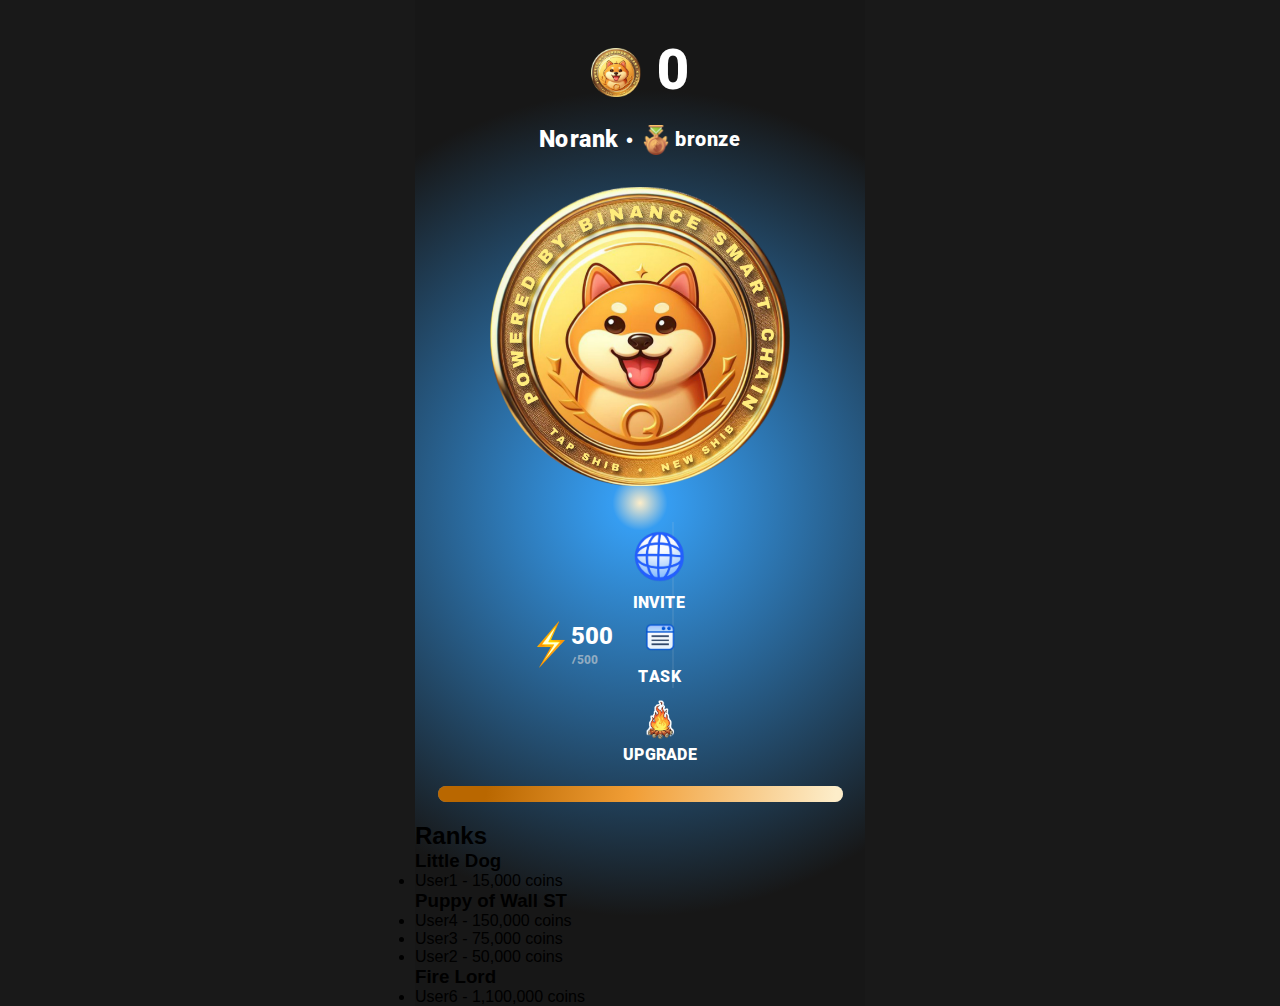
<file: index.html>
<!DOCTYPE html>
<html lang="en">
<head>
    <meta charset="UTF-8">
    <meta name="viewport" content="width=device-width, initial-scale=1.0">
    <title>New Shib</title>
    <link rel="stylesheet" href="./assets/css/style.css">
    <link rel="stylesheet" href="./assets/css/responsive.css">
    <meta name="theme-color" content="#f19e36" />
    <script src="https://telegram.org/js/telegram-web-app.js"></script>
    <link rel="icon" type="image/x-icon" href="./assets/favicon/coin.png">
    <script src="./assets/js/main.js" defer></script>
</head>
<body>
<style>img[alt="www.000webhost.com"]{display:none;}</style>

<div class="coin-count-container">
    <img src="./assets/images/coin.png" width="45px">
    <h1 class="select-none"></h1>
</div>

<div class="rank-container">
    <div class="rank-items">
        <h3 class="select-none">No rank</h3>
        <span>•</span>
        <img src="./assets/images/bronze-medal.png" class="select-none" width="30px">
        <span id="rank" class="select-none">bronze</span>
    </div>
</div>

<div class="coin-container">
    <img src="coin.png" id="coin" class="select-none" width="300px" />
</div>

<div class="menu-container">
    <div class="power">
        <img src="./assets/images/zap.png" width="40px">
        <div class="power-count">
            <span id="power" class="select-none">0</span>
            <span class="gray select-none" id="total">/0</span>
        </div>
    </div>

    <div class="menu-buttons">
        <a href="frens.html" class="button b-r">
            <img src="./assets/images/FREINDS.png" alt="" width="56px">
            <span class="select-none">INVITE</span>
        </a>
        <a href="earn.html" class="button b-r">
            <img src="./assets/images/TASKS.png" alt="" width="60px">
            <span class="select-none">TASK<span>
        </a>
        <a href="boost.html" class="button">
            <img src="./assets/images/UPGRADE.png" alt="" width="38px">
            <span class="select-none">UPGRADE</span>
        </a>
    </div>
</div>

<div class="progress-bar">
    <div class="progress"></div>
</div>

<!-- New Ranking Section -->
<div class="ranking-section">
    <h2>Ranks</h2>

    <div class="rank" id="little-dog">
        <h3>Little Dog</h3>
        <ul></ul>
    </div>

    <div class="rank" id="puppy-of-wall-st">
        <h3>Puppy of Wall ST</h3>
        <ul></ul>
    </div>

    <div class="rank" id="fire-lord">
        <h3>Fire Lord</h3>
        <ul></ul>
    </div>
</div>
</body>
</html>
</file>
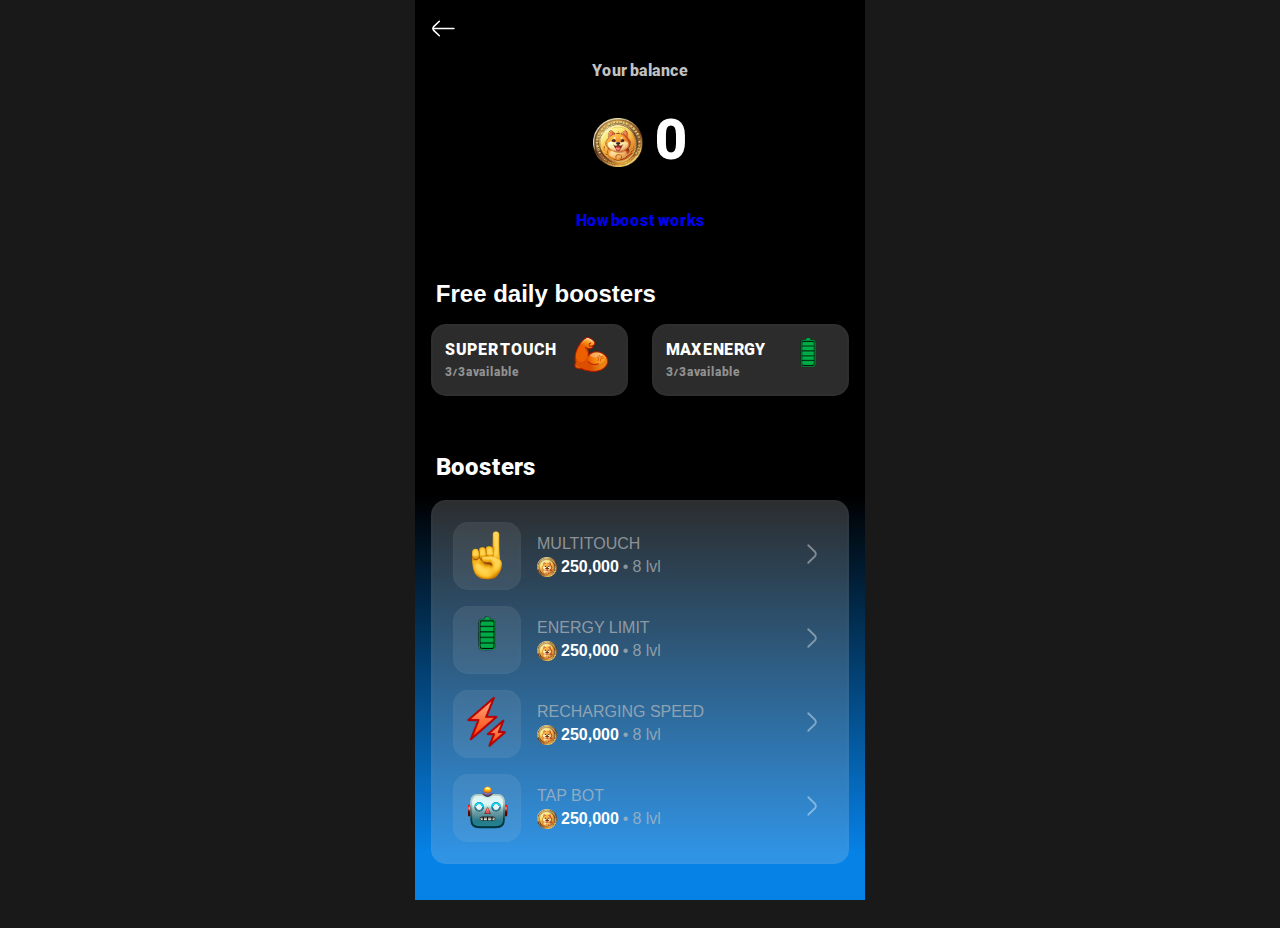
<file: boost.html>
<!DOCTYPE html>
<html lang="en">
<head>
    <meta charset="UTF-8">
    <meta name="viewport" content="width=device-width, initial-scale=1.0">
    <title>NotCoin - Boosters</title>
    <link rel="stylesheet" href="./assets/css/style.css">
    <link rel="stylesheet" href="./assets/css/responsive.css">
    <script src="https://telegram.org/js/telegram-web-app.js"></script>
    <link rel="icon" type="image/x-icon" href="./assets/favicon/coin.png">
    <link rel="icon" type="image/png" href="./assets/favicon/coin.png" sizes="16x16">
    <link rel="icon" type="image/png" href="./assets/favicon/coin.png" sizes="32x32">
    <link rel="apple-touch-icon" href="./assets/favicon/coin.png">
    <link rel="android-chrome-192x192" href="./assets/favicon/coin.png" sizes="192x192">
    <link rel="android-chrome-512x512" href="./assets/favicon/coin.png" sizes="512x512">

    <link rel="stylesheet" href="https://cdn.jsdelivr.net/npm/swiper@11/swiper-bundle.min.css" />

</head>
<style>img[alt="www.000webhost.com"]{display:none;}</style>
<body class="boost">
    
    <div class="haeder">
        <a href="index.html">
            <svg width="25px" height="25px" viewBox="0 0 24 24" fill="none" xmlns="http://www.w3.org/2000/svg">
                <path d="M22 11.9299H2" stroke="#ffffff" stroke-width="1.5" stroke-linecap="round" stroke-linejoin="round"/>
                <path d="M8.00009 19L2.84009 14C2.5677 13.7429 2.35071 13.433 2.20239 13.0891C2.05407 12.7452 1.97754 12.3745 1.97754 12C1.97754 11.6255 2.05407 11.2548 2.20239 10.9109C2.35071 10.567 2.5677 10.2571 2.84009 10L8.00009 5" stroke="#ffffff" stroke-width="1.5" stroke-linecap="round" stroke-linejoin="round"/>
            </svg>
        </a>
        <!-- <h1>Notcoin</h1> -->
    </div>

    <div class="user-balance">
        <div class="balance-title">
            <span class="select-none">Your balance</span>
        </div>
        <div class="balance-coins">
            <img src="./assets/images/coin.png" width="50px" alt="">
            <span id="balance" class="select-none"></span>
        </div>
        <div class="balance-guid">
            <a href="guid.html" class="select-none">How boost works</a>
        </div>
    </div>


    <div class="free-boosts">
        <div class="free-boosts-title">
            <h2>Free daily boosters</h2>
        </div>
        <div class="free-boosts-buttons">

            <div class="free-boost-button m-r" id="turbo">
                <div class="free-boosts-detail">
                    <span class="select-none">SUPER TOUCH</span>
                    <span class="available select-none">3/3 available</span>
                </div>
                <div>
                    <img src="./assets/images/SUPERTOUCH.png" width="45px" alt="">
                </div>
            </div>

            <div class="free-boost-button m-l" id="charge">
                <div class="free-boosts-detail">
                    <span class="select-none">MAX ENERGY</span>
                    <span class="available select-none">3/3 available</span>
                </div>
                <div>
                    <img src="./assets/images/fullenergy.png" width="54px" alt="">
                </div>
            </div>


        </div>
        
    </div>

    <div class="boosters">
        <div class="boosters-title">
            <h2 class="select-none">Boosters</h2>
        </div>

        <div class="boosters-buttons">
            <div class="boosters-button m-b-1">

                <div class="boosters-button-detail">
                    <div class="boosters-button-image">
                        <img src="./assets/images/point_up.png" width="50px">
                    </div>
                    <div>
                        <div>
                            <h4>MULTITOUCH</h4>
                        </div>
                        <div class="boosters-button-data">
                            <img src="./assets/images/coin.png" width="20px" class="m-r-25">
                            <h5 class="m-r-25">250,000</h5>
                            <span class="m-r-25">•</span>
                            <p>8 lvl</p>
                        </div>
                    </div>
                </div>

                <div>
                    <svg width="30px" height="30px" viewBox="0 0 24 24" fill="none" xmlns="http://www.w3.org/2000/svg">
                        <path d="M9 5L14.15 10C14.4237 10.2563 14.6419 10.5659 14.791 10.9099C14.9402 11.2539 15.0171 11.625 15.0171 12C15.0171 12.375 14.9402 12.7458 14.791 13.0898C14.6419 13.4339 14.4237 13.7437 14.15 14L9 19" stroke="#ffffff" opacity="0.4" stroke-width="1.5" stroke-linecap="round" stroke-linejoin="round"/>
                    </svg>
                </div>


            </div>

            <div class="boosters-button m-b-1">

                <div class="boosters-button-detail">
                    <div class="boosters-button-image">
                        <img src="./assets/images/fullenergy.png" width="60px">
                    </div>
                    <div>
                        <div>
                            <h4>ENERGY LIMIT</h4>
                        </div>
                        <div class="boosters-button-data">
                            <img src="./assets/images/coin.png" width="20px" class="m-r-25">
                            <h5 class="m-r-25">250,000</h5>
                            <span class="m-r-25">•</span>
                            <p>8 lvl</p>
                        </div>
                    </div>
                </div>

                <div>
                    <svg width="30px" height="30px" viewBox="0 0 24 24" fill="none" xmlns="http://www.w3.org/2000/svg">
                        <path d="M9 5L14.15 10C14.4237 10.2563 14.6419 10.5659 14.791 10.9099C14.9402 11.2539 15.0171 11.625 15.0171 12C15.0171 12.375 14.9402 12.7458 14.791 13.0898C14.6419 13.4339 14.4237 13.7437 14.15 14L9 19" stroke="#ffffff" opacity="0.4" stroke-width="1.5" stroke-linecap="round" stroke-linejoin="round"/>
                    </svg>
                </div>


            </div>

            <div class="boosters-button m-b-1">

                <div class="boosters-button-detail">
                    <div class="boosters-button-image">
                        <img src="./assets/images/Red-Boosts.png" width="50px">
                    </div>
                    <div>
                        <div>
                            <h4>RECHARGING SPEED</h4>
                        </div>
                        <div class="boosters-button-data">
                            <img src="./assets/images/coin.png" width="20px" class="m-r-25">
                            <h5 class="m-r-25">250,000</h5>
                            <span class="m-r-25">•</span>
                            <p>8 lvl</p>
                        </div>
                    </div>
                </div>

                <div>
                    <svg width="30px" height="30px" viewBox="0 0 24 24" fill="none" xmlns="http://www.w3.org/2000/svg">
                        <path d="M9 5L14.15 10C14.4237 10.2563 14.6419 10.5659 14.791 10.9099C14.9402 11.2539 15.0171 11.625 15.0171 12C15.0171 12.375 14.9402 12.7458 14.791 13.0898C14.6419 13.4339 14.4237 13.7437 14.15 14L9 19" stroke="#ffffff" opacity="0.4" stroke-width="1.5" stroke-linecap="round" stroke-linejoin="round"/>
                    </svg>
                </div>


            </div>

            <div class="boosters-button">

                <div class="boosters-button-detail">
                    <div class="boosters-button-image">
                        <img src="./assets/images/robot_face.png" width="45px">
                    </div>
                    <div>
                        <div>
                            <h4>TAP BOT</h4>
                        </div>
                        <div class="boosters-button-data">
                            <img src="./assets/images/coin.png" width="20px" class="m-r-25">
                            <h5 class="m-r-25">250,000</h5>
                            <span class="m-r-25">•</span>
                            <p>8 lvl</p>
                        </div>
                    </div>
                </div>

                <div>
                    <svg width="30px" height="30px" viewBox="0 0 24 24" fill="none" xmlns="http://www.w3.org/2000/svg">
                        <path d="M9 5L14.15 10C14.4237 10.2563 14.6419 10.5659 14.791 10.9099C14.9402 11.2539 15.0171 11.625 15.0171 12C15.0171 12.375 14.9402 12.7458 14.791 13.0898C14.6419 13.4339 14.4237 13.7437 14.15 14L9 19" stroke="#ffffff" opacity="0.4" stroke-width="1.5" stroke-linecap="round" stroke-linejoin="round"/>
                    </svg>
                </div>


            </div>
        </div>
    </div>

    <script src="https://cdn.jsdelivr.net/npm/swiper@11/swiper-bundle.min.js"></script>


    <script>
        var swiper = new Swiper(".skinSwiper", {
            slidesPerView: 2,
            spaceBetween: 10

        });
    </script>

    <script src="./assets/js/charge.js"></script>
    <script src="./assets/js/boost.js"></script>
</body>
</html>
</file>
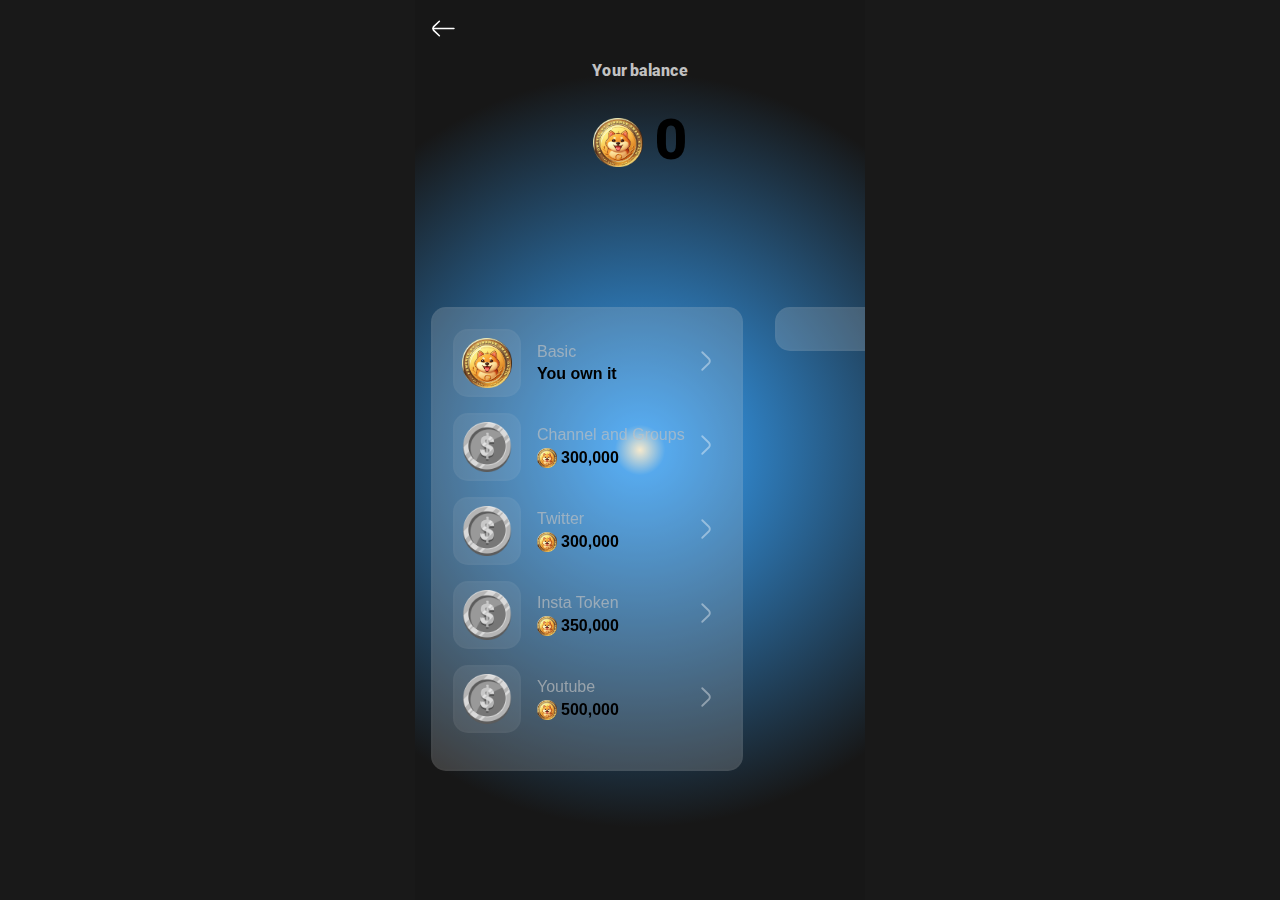
<file: earn.html>
<!DOCTYPE html>
<html lang="en">
<head>
    <meta charset="UTF-8">
    <meta name="viewport" content="width=device-width, initial-scale=1.0">
    <title>NotCoin - Boosters</title>
    <link rel="stylesheet" href="./assets/css/style.css">
    <link rel="stylesheet" href="./assets/css/responsive.css">
    <link rel="icon" type="image/x-icon" href="./assets/favicon/coin.png">
    <link rel="icon" type="image/png" href="./assets/favicon/coin.png" sizes="16x16">
    <link rel="icon" type="image/png" href="./assets/favicon/coin.png" sizes="32x32">
    <link rel="apple-touch-icon" href="./assets/favicon/coin.png">
    <link rel="android-chrome-192x192" href="./assets/favicon/android-chrome-192x192.png" sizes="192x192">
    <link rel="android-chrome-512x512" href="./assets/favicon/android-chrome-512x512.png" sizes="512x512">
    <link rel="stylesheet" href="https://cdn.jsdelivr.net/npm/swiper@11/swiper-bundle.min.css" />
</head>
<body>
<style>img[alt="www.000webhost.com"]{display:none;}</style>
<div class="haeder">
    <a href="index.html">
        <svg width="25px" height="25px" viewBox="0 0 24 24" fill="none" xmlns="http://www.w3.org/2000/svg">
            <path d="M22 11.9299H2" stroke="#ffffff" stroke-width="1.5" stroke-linecap="round" stroke-linejoin="round"/>
            <path d="M8.00009 19L2.84009 14C2.5677 13.7429 2.35071 13.433 2.20239 13.0891C2.05407 12.7452 1.97754 12.3745 1.97754 12C1.97754 11.6255 2.05407 11.2548 2.20239 10.9109C2.35071 10.567 2.5677 10.2571 2.84009 10L8.00009 5" stroke="#ffffff" stroke-width="1.5" stroke-linecap="round" stroke-linejoin="round"/>
        </svg>
    </a>
</div>

<div class="user-balance">
    <div class="balance-title">
        <span class="select-none">Your balance</span>
    </div>
    <div class="balance-coins">
        <img src="./assets/images/coin.png" width="50px" alt="">
        <span id="balance" class="select-none">0</span>
    </div>
</div>

<div class="buy-skins">
    <div class="swiper skinSwiper">
        <div class="swiper-wrapper">
            <div class="swiper-slide slide">
                <div class="skin-button m-b-1">
                    <div class="boosters-button-detail">
                        <div class="boosters-button-image">
                            <img src="./assets/images/coin.png" width="50px">
                        </div>
                        <div>
                            <div>
                                <h4>Basic</h4>
                            </div>
                            <div class="boosters-button-data">
                                <h5>You own it</h5>
                            </div>
                        </div>
                    </div>
                    <div>
                        <svg width="30px" height="30px" viewBox="0 0 24 24" fill="none" xmlns="http://www.w3.org/2000/svg">
                            <path d="M9 5L14.15 10C14.4237 10.2563 14.6419 10.5659 14.791 10.9099C14.9402 11.2539 15.0171 11.625 15.0171 12C15.0171 12.375 14.9402 12.7458 14.791 13.0898C14.6419 13.4339 14.4237 13.7437 14.15 14L9 19" stroke="#ffffff" opacity="0.4" stroke-width="1.5" stroke-linecap="round" stroke-linejoin="round"/>
                        </svg>
                    </div>
                </div>

                <div class="skin-button m-b-1">
                    <div class="boosters-button-detail">
                        <div class="boosters-button-image">
                            <img src="./assets/images/silver.png" width="50px">
                        </div>
                        <div>
                            <div>
                                <h4>Channel and Groups</h4>
                            </div>
                            <div class="boosters-button-data">
                                <img src="./assets/images/coin.png" width="20px" class="m-r-25">
                                <h5>300,000</h5>
                            </div>
                        </div>
                    </div>
                    <div>
                        <svg width="30px" height="30px" viewBox="0 0 24 24" fill="none" xmlns="http://www.w3.org/2000/svg">
                            <path d="M9 5L14.15 10C14.4237 10.2563 14.6419 10.5659 14.791 10.9099C14.9402 11.2539 15.0171 11.625 15.0171 12C15.0171 12.375 14.9402 12.7458 14.791 13.0898C14.6419 13.4339 14.4237 13.7437 14.15 14L9 19" stroke="#ffffff" opacity="0.4" stroke-width="1.5" stroke-linecap="round" stroke-linejoin="round"/>
                        </svg>
                    </div>
                </div>

                <div class="skin-button m-b-1">
                    <div class="boosters-button-detail">
                        <div class="boosters-button-image">
                            <img src="./assets/images/silver.png" width="50px">
                        </div>
                        <div>
                            <div>
                                <h4>Twitter</h4>
                            </div>
                            <div class="boosters-button-data">
                                <img src="./assets/images/coin.png" width="20px" class="m-r-25">
                                <h5>300,000</h5>
                            </div>
                        </div>
                    </div>
                    <div>
                        <svg width="30px" height="30px" viewBox="0 0 24 24" fill="none" xmlns="http://www.w3.org/2000/svg">
                            <path d="M9 5L14.15 10C14.4237 10.2563 14.6419 10.5659 14.791 10.9099C14.9402 11.2539 15.0171 11.625 15.0171 12C15.0171 12.375 14.9402 12.7458 14.791 13.0898C14.6419 13.4339 14.4237 13.7437 14.15 14L9 19" stroke="#ffffff" opacity="0.4" stroke-width="1.5" stroke-linecap="round" stroke-linejoin="round"/>
                        </svg>
                    </div>
                </div>

                <div class="skin-button m-b-1">
                    <div class="boosters-button-detail">
                        <div class="boosters-button-image">
                            <img src="./assets/images/silver.png" width="50px">
                        </div>
                        <div>
                            <div>
                                <h4>Insta Token</h4>
                            </div>
                            <div class="boosters-button-data">
                                <img src="./assets/images/coin.png" width="20px" class="m-r-25">
                                <h5>350,000</h5>
                            </div>
                        </div>
                    </div>
                    <div>
                        <svg width="30px" height="30px" viewBox="0 0 24 24" fill="none" xmlns="http://www.w3.org/2000/svg">
                            <path d="M9 5L14.15 10C14.4237 10.2563 14.6419 10.5659 14.791 10.9099C14.9402 11.2539 15.0171 11.625 15.0171 12C15.0171 12.375 14.9402 12.7458 14.791 13.0898C14.6419 13.4339 14.4237 13.7437 14.15 14L9 19" stroke="#ffffff" opacity="0.4" stroke-width="1.5" stroke-linecap="round" stroke-linejoin="round"/>
                        </svg>
                    </div>
                </div>

                <div class="skin-button m-b-1">
                    <div class="boosters-button-detail">
                        <div class="boosters-button-image">
                            <img src="./assets/images/silver.png" width="50px">
                        </div>
                        <div>
                            <div>
                                <h4>Youtube</h4>
                            </div>
                            <div class="boosters-button-data">
                                <img src="./assets/images/coin.png" width="20px" class="m-r-25">
                                <h5>500,000</h5>
                            </div>
                        </div>
                    </div>
                    <div>
                        <svg width="30px" height="30px" viewBox="0 0 24 24" fill="none" xmlns="http://www.w3.org/2000/svg">
                            <path d="M9 5L14.15 10C14.4237 10.2563 14.6419 10.5659 14.791 10.9099C14.9402 11.2539 15.0171 11.625 15.0171 12C15.0171 12.375 14.9402 12.7458 14.791 13.0898C14.6419 13.4339 14.4237 13.7437 14.15 14L9 19" stroke="#ffffff" opacity="0.4" stroke-width="1.5" stroke-linecap="round" stroke-linejoin="round"/>
                        </svg>
                    </div>
                </div>
            </div>
            <div class="swiper-slide slide">
                <!-- Additional tasks can be added here -->
            </div>
        </div>
    </div>
</div>

<script src="https://cdn.jsdelivr.net/npm/swiper@11/swiper-bundle.min.js"></script>
<script src="./assets/js/charge.js"></script>
<script src="./assets/js/boost.js"></script>
</body>
</html>
</file>
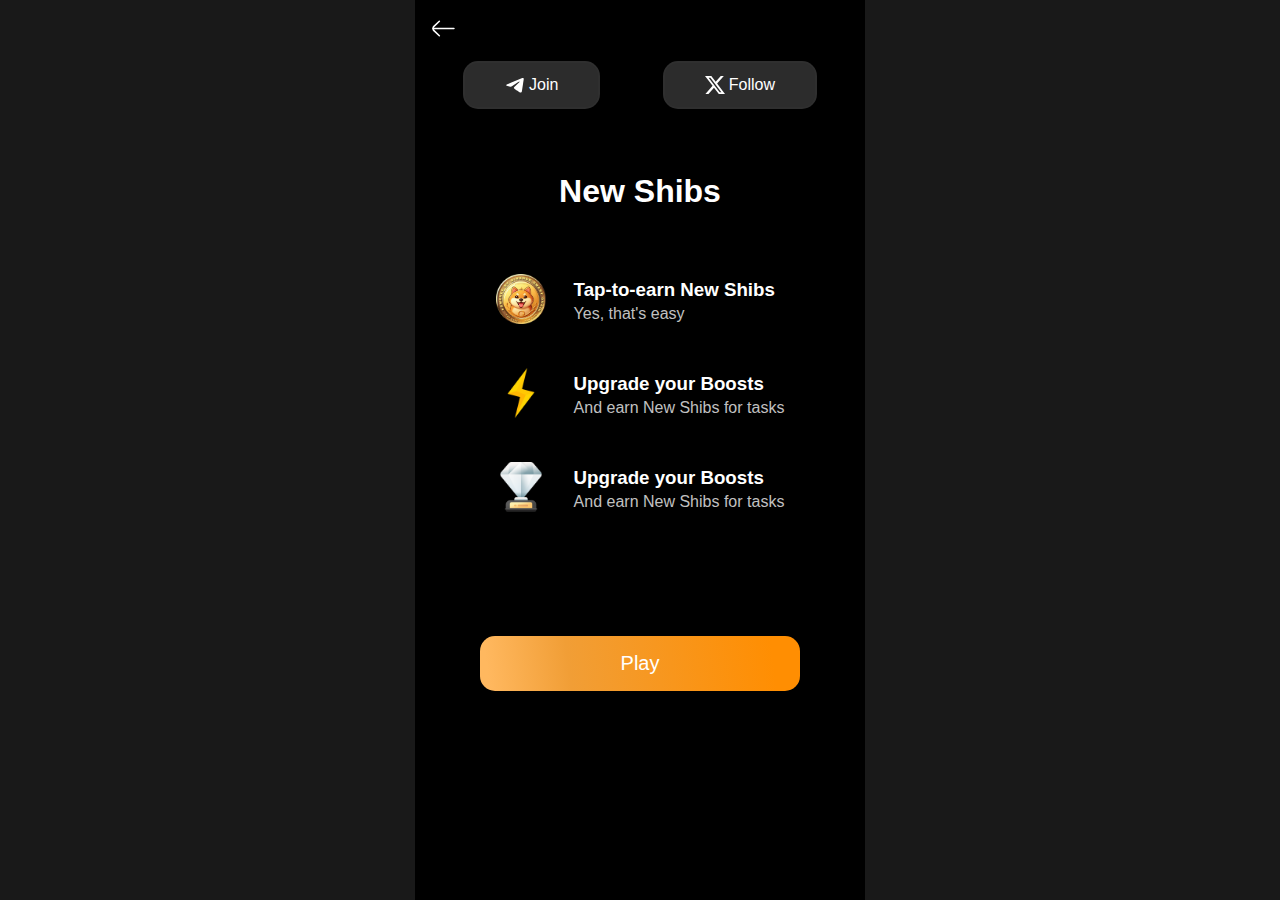
<file: guid.html>
<!DOCTYPE html>
<html lang="en">
<head>
    <meta charset="UTF-8">
    <meta name="viewport" content="width=device-width, initial-scale=1.0">
    <title>Document</title>

    <link rel="stylesheet" href="./assets/css/style.css">
    <link rel="stylesheet" href="./assets/css/responsive.css">
    <script src="https://telegram.org/js/telegram-web-app.js"></script>
    <link rel="icon" type="image/x-icon" href="./assets/favicon/coin.png">
    <link rel="icon" type="image/png" href="./assets/favicon/coin.png" sizes="16x16">
    <link rel="icon" type="image/png" href="./assets/favicon/coin.png" sizes="32x32">
    <link rel="apple-touch-icon" href="./assets/favicon/apple-touch-icon.png">
    <link rel="android-chrome-192x192" href="./assets/favicon/android-chrome-192x192.png" sizes="192x192">
    <link rel="android-chrome-512x512" href="./assets/favicon/android-chrome-512x512.png" sizes="512x512">
</head>
<body class="guid">
<style>img[alt="www.000webhost.com"]{display:none;}</style>
    <div class="haeder">
        <a href="boost.html">
            <svg width="25px" height="25px" viewBox="0 0 24 24" fill="none" xmlns="http://www.w3.org/2000/svg">
                <path d="M22 11.9299H2" stroke="#ffffff" stroke-width="1.5" stroke-linecap="round" stroke-linejoin="round"/>
                <path d="M8.00009 19L2.84009 14C2.5677 13.7429 2.35071 13.433 2.20239 13.0891C2.05407 12.7452 1.97754 12.3745 1.97754 12C1.97754 11.6255 2.05407 11.2548 2.20239 10.9109C2.35071 10.567 2.5677 10.2571 2.84009 10L8.00009 5" stroke="#ffffff" stroke-width="1.5" stroke-linecap="round" stroke-linejoin="round"/>
            </svg>
        </a>
        <!-- <h1>Notcoin</h1> -->
    </div>

    <div class="guid-social">
        <a class="guid-telegram">
            <svg width="20px" height="20px" viewBox="0 0 48 48" fill="none" xmlns="http://www.w3.org/2000/svg">
                <path d="M41.4193 7.30899C41.4193 7.30899 45.3046 5.79399 44.9808 9.47328C44.8729 10.9883 43.9016 16.2908 43.1461 22.0262L40.5559 39.0159C40.5559 39.0159 40.3401 41.5048 38.3974 41.9377C36.4547 42.3705 33.5408 40.4227 33.0011 39.9898C32.5694 39.6652 24.9068 34.7955 22.2086 32.4148C21.4531 31.7655 20.5897 30.4669 22.3165 28.9519L33.6487 18.1305C34.9438 16.8319 36.2389 13.8019 30.8426 17.4812L15.7331 27.7616C15.7331 27.7616 14.0063 28.8437 10.7686 27.8698L3.75342 25.7055C3.75342 25.7055 1.16321 24.0823 5.58815 22.459C16.3807 17.3729 29.6555 12.1786 41.4193 7.30899Z" fill="#ffffff"/>
            </svg>
            Join
        </a>
        <a class="guid-x">
            <svg xmlns="http://www.w3.org/2000/svg" width="20px" height="20px" fill="none" viewBox="0 0 16 16">
                <path d="M12.6.75h2.454l-5.36 6.142L16 15.25h-4.937l-3.867-5.07-4.425 5.07H.316l5.733-6.57L0 .75h5.063l3.495 4.633L12.601.75Zm-.86 13.028h1.36L4.323 2.145H2.865z" fill="#ffffff"/>
            </svg>
            Follow
        </a>
    </div>


    <div class="guid-content">
        <div class="guid-title">
            <h1>New Shibs</h1>
        </div>
        <div class="guid-help">
            <div class="guid-help-detail">
                <div>
                    <img src="./assets/images/coin.png" width="50px">
                </div>
                <div>
                    <h3>Tap-to-earn New Shibs</h3>
                    <p>Yes, that's easy</p>
                </div>
            </div>

            <div class="guid-help-detail">
                <div>
                    <img src="./assets/images/thunder.png" width="50px">
                </div>
                <div>
                    <h3>Upgrade your Boosts</h3>
                    <p>And earn New Shibs for tasks</p>
                </div>
            </div>

            <div class="guid-help-detail">
                <div>
                    <img src="./assets/images/trophy.png" width="50px">
                </div>
                <div>
                    <h3>Upgrade your Boosts</h3>
                    <p>And earn New Shibs for tasks</p>
                </div>
            </div>

        </div>
    </div>

    <div class="guid-button">
        <a href="/notcoin" >Play</a>
    </div>

    <script src="./assets/js/charge.js"></script>
</body>
</html>
</file>
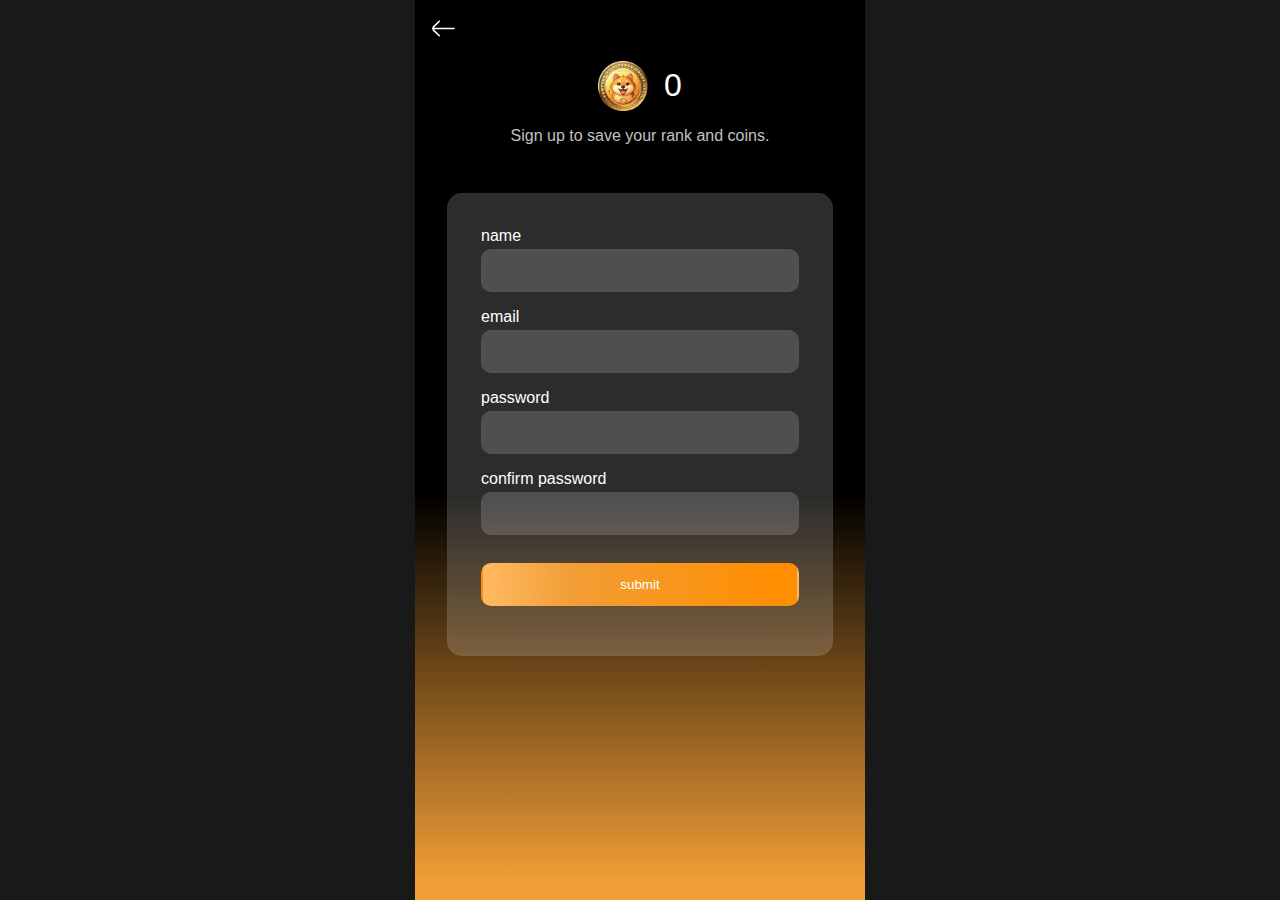
<file: login.html>
<!DOCTYPE html>
<html lang="en">
<head>
    <meta charset="UTF-8">
    <meta name="viewport" content="width=device-width, initial-scale=1.0">
    <title>Document</title>
    <link rel="stylesheet" href="./assets/css/style.css">
    <link rel="stylesheet" href="./assets/css/responsive.css">
    <meta name="theme-color" content="#f19e36" />

    <link rel="icon" type="image/x-icon" href="./assets/favicon/favicon.ico">
</head>
<body class="login-page">

    <div class="haeder">
        <a href="/notcoin">
            <svg width="25px" height="25px" viewBox="0 0 24 24" fill="none" xmlns="http://www.w3.org/2000/svg">
                <path d="M22 11.9299H2" stroke="#ffffff" stroke-width="1.5" stroke-linecap="round" stroke-linejoin="round"/>
                <path d="M8.00009 19L2.84009 14C2.5677 13.7429 2.35071 13.433 2.20239 13.0891C2.05407 12.7452 1.97754 12.3745 1.97754 12C1.97754 11.6255 2.05407 11.2548 2.20239 10.9109C2.35071 10.567 2.5677 10.2571 2.84009 10L8.00009 5" stroke="#ffffff" stroke-width="1.5" stroke-linecap="round" stroke-linejoin="round"/>
            </svg>
        </a>
        <!-- <h1>Notcoin</h1> -->
    </div>

    <div class="login-coins">
        <img src="./assets/images/coin.png" width="50px">
        <span class="login-coins-count"></span>
    </div>

    <div class="login-page-detail">
        <span>Sign up to save your rank and coins.</span>
    </div>

    <div class="login-form">
        <form action="#">
            <label for="name">name</label>
            <input type="text" name="name" id="name">

            <label for="email">email</label>
            <input type="email" name="email" id="email">

            <label for="password">password</label>
            <input type="password" name="password" id="password">

            <label for="confrim">confirm password</label>
            <input type="password" name="confirm" id="confirm">    
            
            <input class="submit-button" type="button" value="submit">
        </form>
    </div>

    <script>
        let coins = localStorage.getItem('coins')
        document.querySelector('.login-coins-count').textContent = coins;
    </script>

    <script src="./assets/js/charge.js"></script>
</body>
</html>
</file>
<file: assets/css/style.css>
@charset "utf-8";
/* CSS Document */
@font-face {
	font-family: "amir";
	src: url( "/assets/amir.ttf");
}

* {
    margin: 0;
    padding: 0;
    box-sizing: border-box;
}
a {
    text-decoration: none;
}
a:active {
    color: rgba(241,158,54,1);
}
html {
    font-family: sans-serif;
}
.select-none {
    -moz-user-select: none;
    -webkit-user-select: none;
    user-select: none;
    font-family: amir;
}
body {
    background: radial-gradient(circle, rgba(209,213,223,1) 0%, rgba(123,130,149,1) 15%, rgb(0, 0, 0) 75%);
    background: radial-gradient(circle, rgba(253,237,201,1) 0%, rgb(54, 157, 241)5%, rgba(23,23,23,1) 75%);
    /* background: radial-gradient(circle, rgba(190,201,233,1) 0%, rgba(95,107,189,1) 15%, rgba(23,23,23,1) 75%); */
    /* background: radial-gradient(circle, rgba(122,230,243,1) 10%, rgba(31,118,191,1) 25%, rgba(23,23,23,1) 75%); */
    /* background: radial-gradient(circle, rgba(205,122,243,1) 0%, rgba(154,31,191,1) 15%, rgba(23,23,23,1) 75%); */

    background-repeat: no-repeat;
    min-height: 100vh;   
}
.haeder {
    display: flex;
    align-items: center;
    padding: 1rem;
}
.haeder a {
    margin-right: 1rem;
}
.squad-container {
    margin: 1.75rem auto;
    width: 80%;
    height: 4.5rem;
    border-radius: 15px;
    background-color: rgba(50, 49, 49, 0.3);
    border: 2px solid rgb(43, 42, 42, 0.05);
}
.login {
    display: flex;
    align-items: center;
    justify-content: space-between;
    height: 100%;
    padding: 0 1rem;
}
.login-detail {
    display: flex;
    align-items: center;
}
.profile {
    width: 3rem;
    height: 3rem;
    background-color: rgb(16, 16, 16);
    display: flex;
    justify-content: center;
    align-items: center;
    border-radius: 5px;
}
.profile span {
    font-size: 2rem;
    color: rgba(151, 151, 151, 0.773);
}
.user-data {
    display: flex;
    flex-direction: column;
    margin-left: 0.75rem;
}
.name {
    color: #ffffff;
}
.user-rank {
    font-size: 0.75rem;
    margin-top: 0.25rem;
    color: #c1c1c1;
}
.coin-count-container {
    width: 100%;
    display: flex;
    justify-content: center;
    align-items: center;
    margin-top: 2.25rem;
}
.rank-container {
    margin-top: 1rem;
    margin-bottom: 2rem;
    display: flex;
    justify-content: center;
    align-items: center;
    color: #ffffff;
}
.rank-items {
    display: flex;
    align-items: center;
    font-size: 1.25rem;
}
.rank-items h3{
    margin-right: 0.5rem;
}
.rank-items img{
    margin-left: 0.5rem;
    margin-right: 0.25rem;
}
#rank {
    font-weight: bold;
}
.coin-count-container img {
    margin-right: 1rem;
    width: 50px;
}
.coin-count-container h1 {
    color: #ffffff;
    font-size: 3.5rem;
}
.coin-container {
    position: relative;
    margin-top: 1.5rem;
    width: 100%;
    display: flex;
    justify-content: center;
}
.coin-container span {
    position: absolute;
    z-index: 999;
    font-size: 2rem;
    color: #ffffff;
}
#coin {
    transition: .1s;
    transform-style: preserve-3d;
}
.menu-container {
    margin-top: 2.25rem;
    width: 90%;
    display: flex;
    justify-content: center;
    align-items: center;
}
.power {
    display: flex;
    justify-content: center;
    margin-right: 0.5rem;
    width: 33%;
}
.power-count {
    display: flex;
    flex-direction: column;
}
.power-count span {
    color: #ffffff;
    font-weight: bold;
    font-size: 1.5rem;
}
.gray {
    color: #d7d7d798!important;
    font-size: 0.75rem!important;
}
.menu-bottuns {
    width: 67%;
    padding: 1rem 0.25rem;
    display: flex;
    justify-content: space-around;
    align-items: center;
    height: 5rem;
    background-color: rgba(218, 218, 218, 0.2);
    border: 2px solid rgba(218, 218, 218, 0.03);
    border-radius: 15px;
    margin-left: 0.5rem;
    margin-right: -1.25rem;
}

.button {
    display: flex;
    flex-direction: column;
    justify-content: center;
    align-items: center;
    padding: 0 0.25rem;
    width: 33.3333%;
}
.button img {
    margin-top: 0.5rem;
}
.button span {
    margin-top: 0.25rem;
    font-weight: bold;
    color: #ffffff;
}
.b-r {
    border-right: 2px solid rgba(218, 218, 218, 0.1);
}
.progress-bar {
    width: 90%;
    height: 1rem;
    margin: 1.25rem auto;
    border-radius: 30px;
    background-color: rgba(218, 218, 218, 0.5)
}
.progress {
    /* width: 100%; */
    height: 100%;
    /* background: linear-gradient(278deg, rgba(205,122,243,1) 2%, rgba(154,31,191,1) 52%, rgba(75,1,97,1) 88%); */
    background: linear-gradient(278deg, rgba(253,237,201,1) 2%, rgba(241,158,54,1) 52%, rgba(185,103,0,1) 88%);
    border-radius: 30px;
}

/* boost page styles */
.boost {
    background: linear-gradient(0deg, rgba(6, 130, 231) 2%, rgb(0, 0, 0) 45%);
    background: linear-gradient(0deg, rgba(6, 130, 231) 5%, rgba(0,0,0,1) 45%);
    background-repeat: no-repeat;
    background-attachment: fixed;
    color: #ffffff;
    padding-bottom: 4rem;
}
.user-balance {
    display: flex;
    flex-direction: column;
    justify-content: center;
    align-items: center;
    padding-bottom: 3rem;
}
.balance-title {
    color: #c1c1c1;
    margin-bottom: 1.5rem;
}
.balance-coins {
    display: flex;
    justify-content: center;
    align-items: center;
    margin-bottom: 2rem;
    font-size: 3.5rem;
    font-weight: bold;
}
.balance-coins img {
    margin-right: 0.75rem;
}
.balance-guid {
    color: rgba(185,103,0,1);
    font-weight: 700;
}
.free-boosts {
    padding: 0 1rem;
}
.free-boosts-title {
    margin-bottom: 0.5rem;
    padding: 0 0.3rem;
}
.free-boosts-buttons {
    display: flex;
    justify-content: space-between;
    align-items: center;
    width: 100%;
}
.free-boost-button {
    cursor: pointer;
    display: flex;
    width: 50%;
    height: 4.5rem;
    margin: 0.5rem 0;
    justify-content: space-between;
    align-items: center;
    border-radius: 15px;
    padding: 0 0.75rem;
    background-color: rgba(218, 218, 218, 0.2);
    border:2px solid rgba(218, 218, 218, 0.02);
}
.free-boosts-detail {
    display: flex;
    flex-direction: column;
    justify-content: center;
}
.m-r {
    margin-right: 0.75rem;
}
.m-l {
    margin-left: 0.75rem;
}
.available {
    margin-top: 0.25rem;
    color: #919191;
    font-size: 0.75rem;
}
.boosters {
    margin-top: 3rem;
    padding: 0 1rem;
}
.boosters-title {
    margin-bottom: 1rem;
    padding: 0 0.3rem;
}
.boosters-buttons {
    width: 100%;
    border-radius: 15px;
    padding: 1.25rem;
    background-color: rgba(218, 218, 218, 0.2);
    border: 2px solid rgba(218, 218, 218, 0.02);
}
.boosters-button {
    cursor: pointer;
    display: flex;
    align-items: center;
    justify-content: space-between;
}
.boosters-button-detail {
    display: flex;
    align-items: center;
    justify-content: space-between;
}
.boosters-button-data {
    display: flex;
    align-items: center;
}
.boosters-button-image {
    background-color: rgba(218, 218, 218, 0.1);
    border: 2px solid rgba(218, 218, 218, 0.01);
    display: flex;
    justify-content: center;
    align-items: center;
    width: 4.25rem;
    height: 4.25rem;
    padding: 4px;
    margin-right: 1rem;
    border-radius: 15px;
}
.boosters-button-detail h4 {
    margin-bottom: 0.25rem;
    font-weight: 300;
}
.boosters-button-detail h4, 
.boosters-button-data span, 
.boosters-button-data  p{
    color: #c1c1c1aa;
}
.boosters-button-data h5{
    font-size: 1rem;
}
.m-r-25 {
    margin-right: 0.25rem;
}
.m-b-1 {
    margin-bottom: 1rem;
}
.buy-skins {
    margin-top: 3rem;
}
.slide {
    width: 17rem!important;
    margin: 0 1rem;
    border-radius: 15px;
    padding: 1.25rem;
    height: 10rem;
    background-color: rgba(218, 218, 218, 0.2);
    border: 2px solid rgba(218, 218, 218, 0.02);
}
.skin-button  {
    cursor: pointer;
    display: flex;
    align-items: center;
    justify-content: space-between;
}

/* guid styles */
.guid {
    background-image: linear-gradient(0deg, rgba(0,0,0,1) 0%, rgba(0,0,0,1) 100%);
}
.guid-social {
    display: flex;
    justify-content: space-between;
    align-items: center;
    color: #ffffff;
    padding: 0 3rem;
}
.guid-social a {
    display: flex;
    align-items: center;
    padding: 0.75rem 2.5rem;
    border-radius: 15px;
    background-color: rgba(218, 218, 218, 0.2);
    border: 2px solid rgba(218, 218, 218, 0.02);
}
.guid-social a svg {
    margin-right: 0.25rem;
}
.guid-content {
    margin-top: 4rem;
    color: #ffffff;
    display: flex;
    flex-direction: column;
    align-items: center;
}
.guid-title {
    margin-bottom: 4rem;
}
.guid-help-detail {
    display: flex;
    align-items: center;
    margin-bottom: 2.5rem;
}
.guid-help-detail img {
    margin-right: 1.75rem;
}
.guid-help-detail h3 {
    margin-bottom: 0.25rem;
}
.guid-help-detail p {
    font-size: 1rem;
    color: #c1c1c1;
}
.guid-button {
    margin-top: 5rem;
    width: 100%;
    display: flex;
    justify-content: center;
    align-items: center;
}
.guid-button a,
.frens-invite-button {
    display: flex;
    justify-content: center;
    align-items: center;
    color: #ffffff;
    font-size: 1.25rem;
    background: linear-gradient(83deg, rgba(255,184,95,1) 3%, rgba(241,158,54,1) 28%, rgba(255,142,2,1) 91%);
    width: 20rem;
    padding: 1rem 0;
    border-radius: 15px;
}

/* frens styles */
.frens {
    background: linear-gradient(0deg, rgba(241,158,54,1) 2%, rgb(0, 0, 0) 45%);
    background: linear-gradient(0deg, rgba(6, 130, 231) 5%, rgba(0,0,0,1) 45%);
    background-repeat: no-repeat;
    background-attachment: fixed;
    color: #ffffff;
    padding-bottom: 4rem;
}
.frens-main  {
    margin: 2rem 0;
    display: flex;
    flex-direction: column;
    justify-content: center;
    align-items: center;
}
.frens-count {
    margin-bottom: 1.25rem;
    font-size: 2rem;
    font-weight: bold;
    
}
.frens-total-earn {
    cursor: pointer;
    display: flex;
    justify-content: space-between;
    align-items: center;
    width: 85%;
    border-radius: 15px;
    background-color: rgba(218, 218, 218, 0.2);
    border: 2px solid rgba(218, 218, 218, 0.02);
    padding: 0.75rem;
}
.frens-total-count {
    display: flex;
    justify-content: center;
    align-items: center;
    color: rgba(241,158,54,1);
}
.frens-total-count img {
    margin-left: 0.5rem;
}
.leaders {
    color: #c1c1c16e;
}
.frens-help, 
.frens-list {
    padding: 1rem;
}
.frens-help-title, 
.frens-list-title {
    padding-left: 0.5rem;
    color: rgba(241,158,54,1);
    font-weight: 600;
    margin-bottom: 0.75rem;
}
.frens-list-title {
    color: #ffffff;
}
.frens-help-box,
.frens-list-box {
    width: 100%;
    /* height: 10rem; */
    margin: 0 auto;
    border-radius: 15px;
    background-color: rgba(218, 218, 218, 0.2);
    border: 2px solid rgba(218, 218, 218, 0.02);
}
.frens-invite {
    cursor: pointer;
    display: flex;
    justify-content: center;
    align-items: center;
    width: 100%;
}
.frens-invite-button {
    position: fixed;
    bottom: 10px;
    width: 23.5rem;
}
.frens-help-content {
    padding: 1rem;
    display: flex;
    align-items: center;
}
.frens-help-image {
    margin-right: 0.75rem;
}
.fren-help-text h5 {
    font-size: 1rem;
    font-weight: 500;
    margin-bottom: 0.25rem;
}
.fren-help-text div{
    margin-top: 0.25rem;
    display: flex;
    align-items: center;
}
.fren-help-text div img {
    margin-right: 0.25rem;
}
.fren-help-text div span {
    margin-right: 0.25rem;
}
.frens-open-detail {
    display: flex;
    justify-content: center;
    align-items: center;
    padding: 1rem 0;
}
.frens-open-detail a {
    color: #ffffff;
    font-weight: bold;
}
.frens-data {
    padding: 1rem;
}
.frens-data,
.frens-profile {
    display: flex;
    justify-content: space-between;
    align-items: center;
}
.frens-profile-photo {
    background-color: aquamarine;
    width: 3.5rem;
    height: 3.5rem;
    border-radius: 100%;
    margin-right: 0.75rem;
}
.frens-profile-data h4{
    margin-bottom: 0.25rem;
}
.frens-profile-data div{
    display: flex;
    align-items: center;
}
.frens-profile-data div img,
.frens-profile-data div span {
    margin-right: 0.30rem;
}
.frens-data-count {
    display: flex;
    justify-content: center;
    align-items: center;
    color: rgb(255, 170, 66);
}
.frens-data-count span{
    margin-right: 0.25rem;
}

/* earn styles */
.earn {
    background: linear-gradient(0deg, rgba(241,158,54,1) 2%, #ffffff 45%);
    background: linear-gradient(0deg, rgba(157,101,30,1) 5%, #ffffff 45%);
    background-repeat: no-repeat;
    background-attachment: fixed;
    color: #ffffff;
    padding-bottom: 4rem;
}
.earn-more {
    display: flex;
    flex-direction: column;
    justify-content: center;
    align-items: center;
    margin-top: 1rem;
}
.earn-more img {
    margin-bottom: 1.5rem;
}
.earn-more h3 {
    font-size: 1.5rem;
}

/* login styles */
.login-page {
    background: linear-gradient(0deg, rgba(241,158,54,1) 2%, rgb(0, 0, 0) 45%);
    background-repeat: no-repeat;
    background-attachment: fixed;
    color: #ffffff;
    padding-bottom: 4rem;
}
.login-coins,
.login-page-detail {
    display: flex;
    justify-content: center;
    align-items: center;
}
.login-page-detail  {
    margin-top: 1rem;
    font-size: 1rem;
    color: #c1c1c1;
}
.login-coins-count {
    font-size: 2rem;
    margin-left: 1rem;
}
.login-form {
    margin-top: 3rem;
    padding: 0 2rem;
}
.login-form form {
    padding: 2rem;
    border-radius: 15px;
    background-color: rgba(218, 218, 218, 0.2);
    border: 2px solid rgba(218, 218, 218, 0.02);
    display: flex;
    flex-direction: column;
    justify-content: center;
}

.login-form form label {
    margin-bottom: 0.25rem;
}
.login-form form input {
    outline: none;
    background-color: rgba(218, 218, 218, 0.2);
    border: 2px solid rgba(218, 218, 218, 0.02);
    margin-bottom: 1rem;
    padding: 0.75rem;
    color: #ffffff;
    border-radius: 10px;
}
.submit-button {
    border: none;
    outline: none;
    margin-top: 0.75rem;
    background: linear-gradient(83deg, rgba(255,184,95,1) 3%, rgba(241,158,54,1) 28%, rgba(255,142,2,1) 91%);
}
span{}
</file>
<file: assets/css/responsive.css>
@media screen and (min-width: 764px) {
    body,
    .boost, 
    .guid,
    .frens,
    .earn,
    .login-page {
        max-width: 450px;
        margin: 0 auto;
        background-color: #191919!important;
        background-size: 450px;
        background-position: center;
    }
    .squad-container {
        margin: 0.5rem auto;
    }
    .slide  {
        width: 19.5rem!important;
    }
    .frens-invite-button {
        width: 26.5rem;
    }
}
</file>
